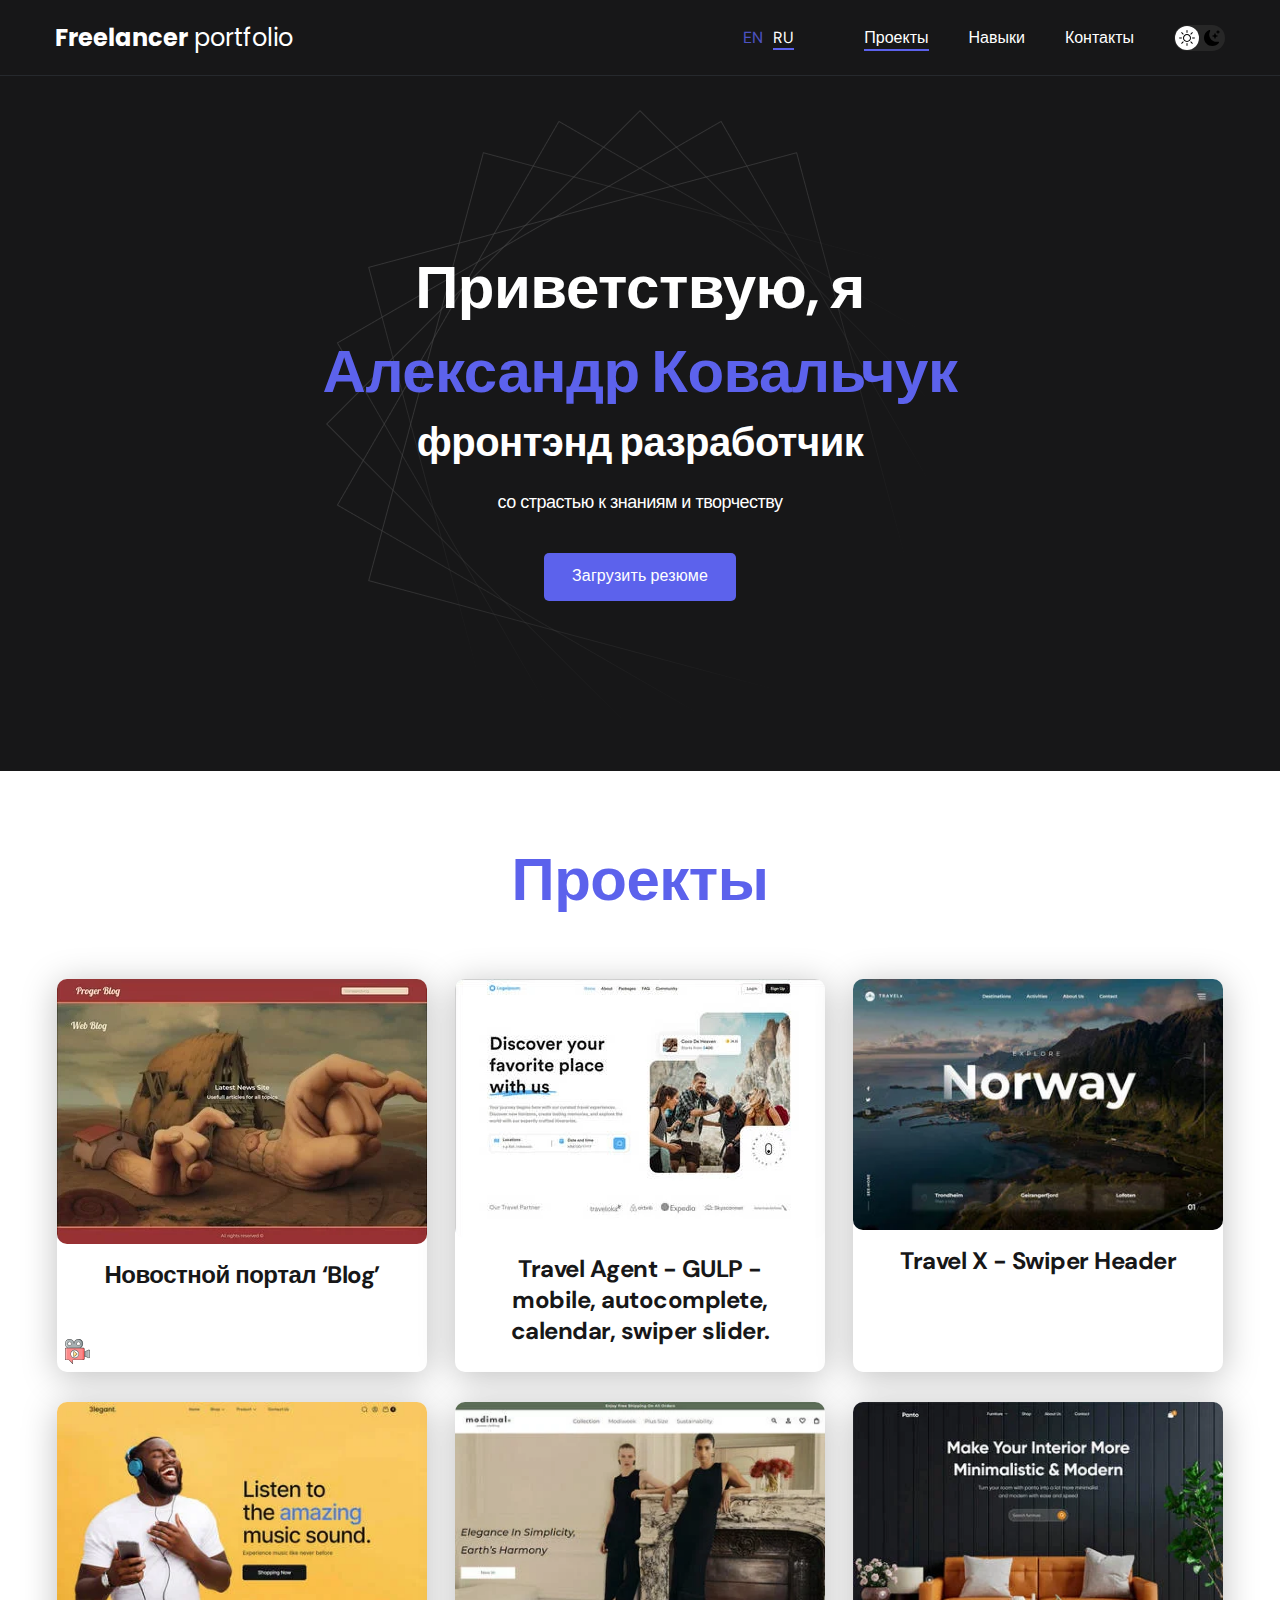
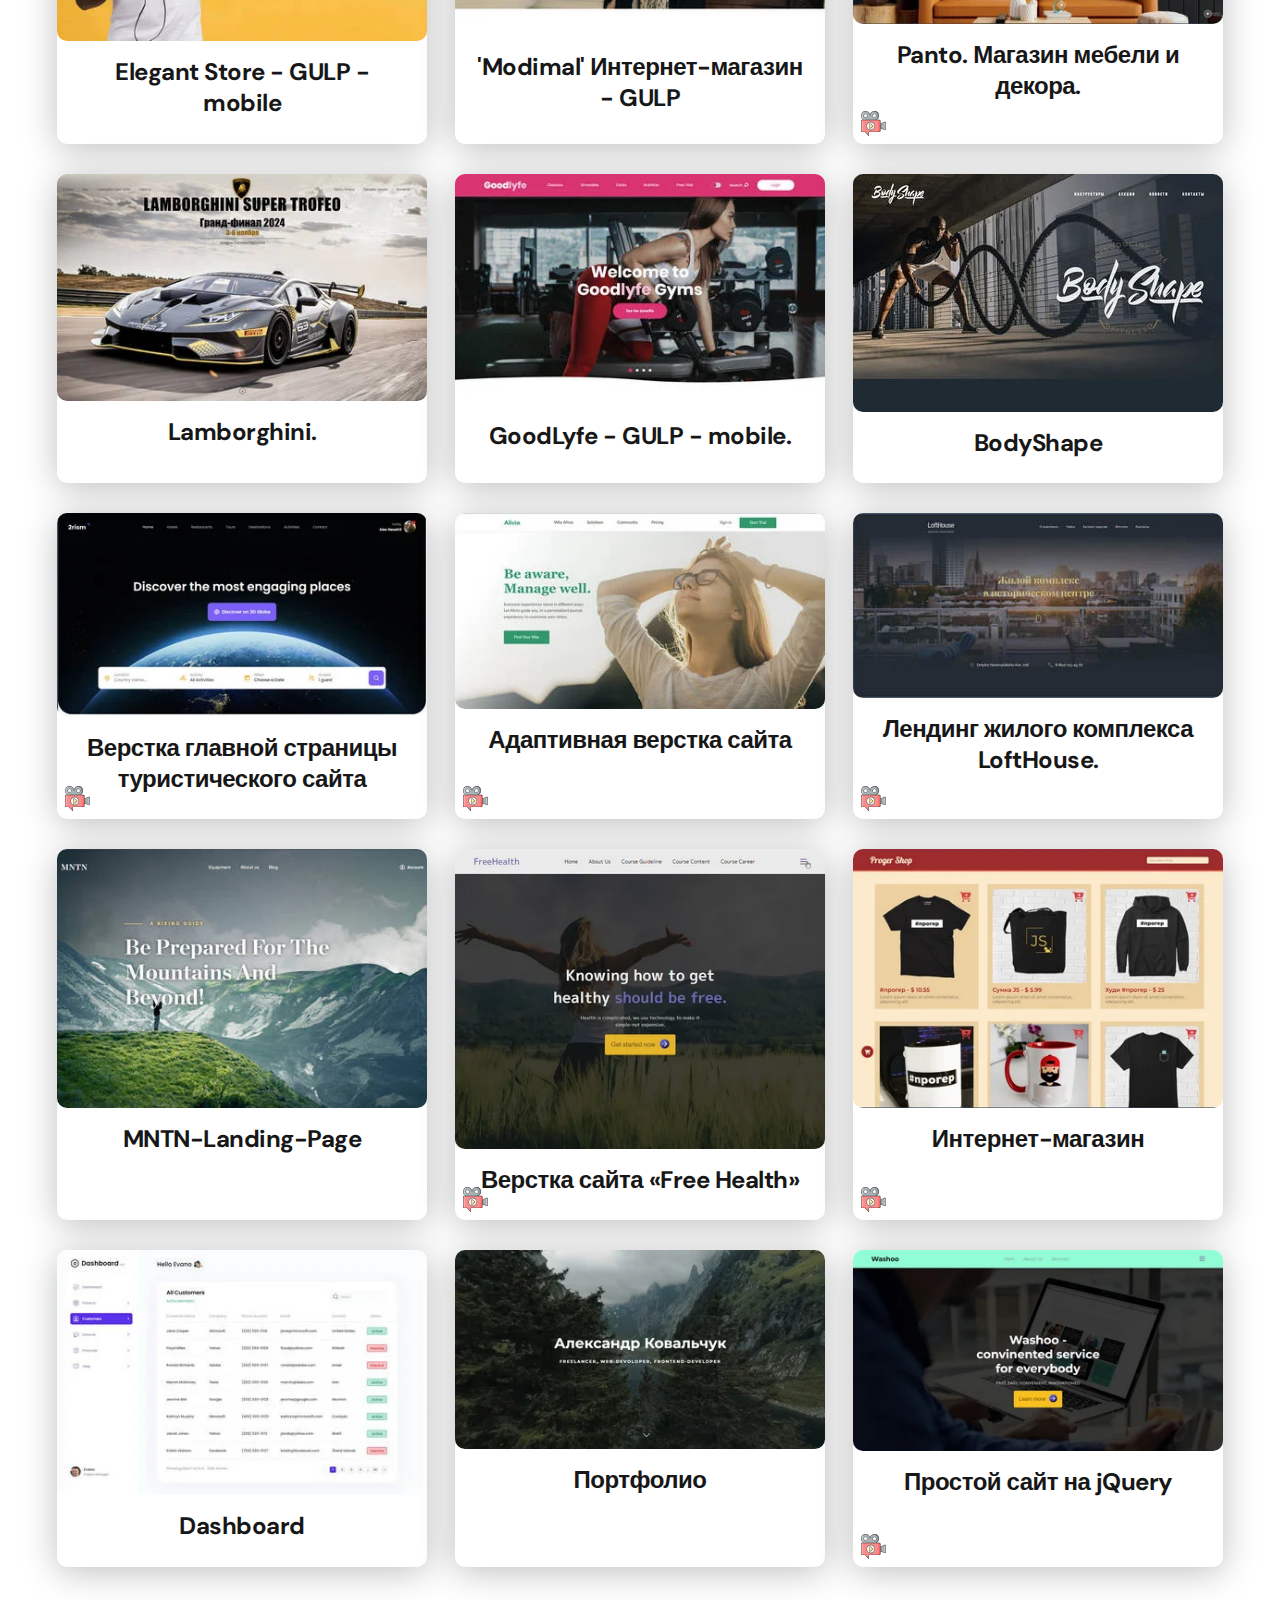
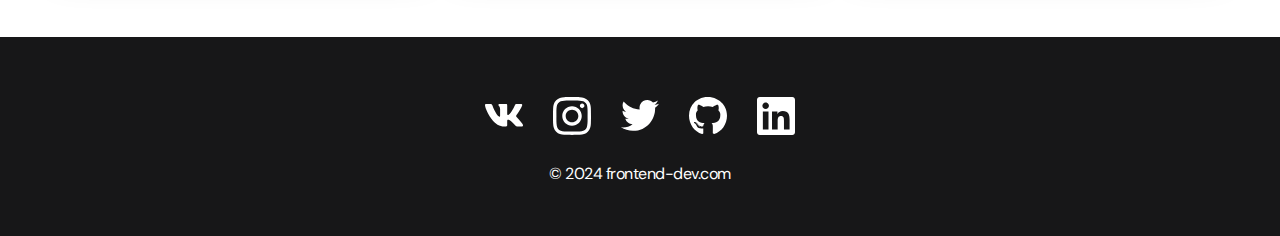
<file: index.html>
<!DOCTYPE html>
<html lang="en">
<head>
    <meta charset="UTF-8">
    <meta http-equiv="X-UA-Compatible" content="IE=edge">
    <meta name="viewport" content="width=device-width, initial-scale=1.0">
    <title>Freelancer portfolio</title>
    <link rel="stylesheet" href="./css/main.css">
</head>
<body>
    <nav class="nav ">
        <div class="container">
            <div class="nav-row">
                <a href="./index.html" class="logo"><strong>Freelancer</strong> portfolio</a>

                <div class="lang">
                    <a href="#" class="lang__item">EN</a>
                    <a href="#" class="lang__item lang__item--active">RU</a>
                </div>

                <button class="dark-mode-btn ">
                    <img src="./img/icons/sun.svg" alt="Light mode" class="dark-mode-btn__icon">
                    <img src="./img/icons/moon.svg" alt="Dark mode" class="dark-mode-btn__icon">
                </button>

                <ul class="nav-list">
                    <li class="nav-lst__item"><a href="#projects" class="nav-list__link nav-list__link--active" data-lang="projects-mn">Projects</a></li>
                    <li class="nav-lst__item"><a href="./skills.html" class="nav-list__link" data-lang="skills-mn">Skills</a></li>
                    <li class="nav-lst__item"><a href="./contacts.html" class="nav-list__link" data-lang="contacts-mn">Contacts</a></li>
                </ul>

            </div>
        </div>
    </nav>
   
    <header class="header ">
        <div class="header__wrapper">
            <!-- <h1 class="header__title" data-lang="aboutme">
                <strong data-lang="greating">Hi, my name is <em data-lang="name">Alexander</em></strong><br>
                a frontend developer
            </h1>
            <div class="header__text">
                <p data-lang="slogan">with passion for learning and creating.</p> -->
                <!-- для проверки, если понадобится несколько абзацев текста -->
                <!-- <p>Далеко-далеко за словесными горами в стране гласных и согласных, живут рыбные тексты.
                     Эта переписывается взобравшись они запятых!</p>
                <p>Lorem ipsum dolor sit amet consectetur, adipisicing elit. Similique consequuntur 
                    magnam ducimus corporis impedit dolore possimus architecto dolores voluptatibus 
                    dicta.</p> -->
            </div>
            <!-- <a href="#!" class="btn">Download CV</a> -->
        </div>
    </header>

    <main class="section " id="projects">
        <div class="container">
            <h2 class="title-1" data-lang="projects">Projects</h2>
            <ul class="projects">
                <!-- <picture>
                    <source srcset="./img/premium/pict1.webp 1x, ./img/premium/pict1@2x.webp 2x" type="image/webp">
                    <source srcset="./img/premium/pict1.jpg 1x, ./img/premium/pict1@2x.jpg 2x" type="image/jpeg">
                    <img src="./img/premium/pict1.jpg" width="347"  height="399" alt="Male lifting weights">
                </picture> -->
                <!-- <li class="project" onclick="projectDetails(6)">
                    <a href="./project-page.html">
                        <picture>
                            <source srcset="./img/projects/blog_sm1.webp " type="image/webp">
                            <source srcset="./img/projects/blog_sm1.jpg " type="image/jpeg">
                            <img src="./img/projects/blog_sm1.jpg" alt="Project img" class="project__img">
                        </picture>
                        
                        <h3 class="project__title">Gaming streaming portal</h3>
                        <div class="project__icon">
                                <img src="./img/video/movie_camera_icon.svg" alt="Demo available">
                        </div>
                    </a>
                </li> -->
                <!--
                <li class="project" onclick="projectDetails(1)">
                    <a href="./project-page.html">
                        <img src="./img/projects/02.jpg" alt="Project img" class="project__img">
                        <h3 class="project__title">Video service</h3>
                    </a>
                </li>
                <li class="project" onclick="projectDetails(2)">
                    <a href="./project-page.html">
                        <img src="./img/projects/03.jpg" alt="Project img" class="project__img">
                        <h3 class="project__title">Video portal</h3>
                    </a>
                </li>
                <li class="project" onclick="projectDetails(3)">
                    <a href="./project-page.html">
                        <img src="./img/projects/04.jpg" alt="Project img" class="project__img">
                        <h3 class="project__title">Dating app</h3>
                    </a>
                </li>
                <li class="project" onclick="projectDetails(4)">
                    <a href="./project-page.html">
                        <img src="./img/projects/05.jpg" alt="Project img" class="project__img">
                        <h3 class="project__title">Landing</h3>
                    </a>
                </li>
                <li class="project" onclick="projectDetails(5)">
                    <a href="./project-page.html">
                        <img src="./img/projects/06.jpg" alt="Project img" class="project__img">
                        <h3 class="project__title">Gaming community</h3>
                    </a>
                </li> -->
            </ul>
        </div>

    </main>

    <footer class="footer">
        <div class="container">
            <div class="footer__wrapper">
                <ul class="social">
                    <li class="social__item"><a href="#!"><img src="./img/icons/vk.svg" alt="VK"></a></li>
                    <li class="social__item"><a href="#!"><img src="./img/icons/instagram.svg" alt="instagram"></a></li>
                    <li class="social__item"><a href="#!"><img src="./img/icons/twitter.svg" alt="twitter"></a></li>
                    <li class="social__item"><a href="https://github.com/Kovalchuk-Alexandr"><img src="./img/icons/gitHub.svg" alt="gitHub"></a></li>
                    <li class="social__item"><a href="#!"><img src="./img/icons/linkedIn.svg" alt="linkedIn"></a></li>
                </ul>
                <div class="copyright">
                    <p>© 2024 frontend-dev.com</p>
                </div>
            </div>
        </div>
    </footer>

    <script src="./js/projects.js"></script>
    <script src="./js/main.js"></script>
    
</body>
</html>
</file>
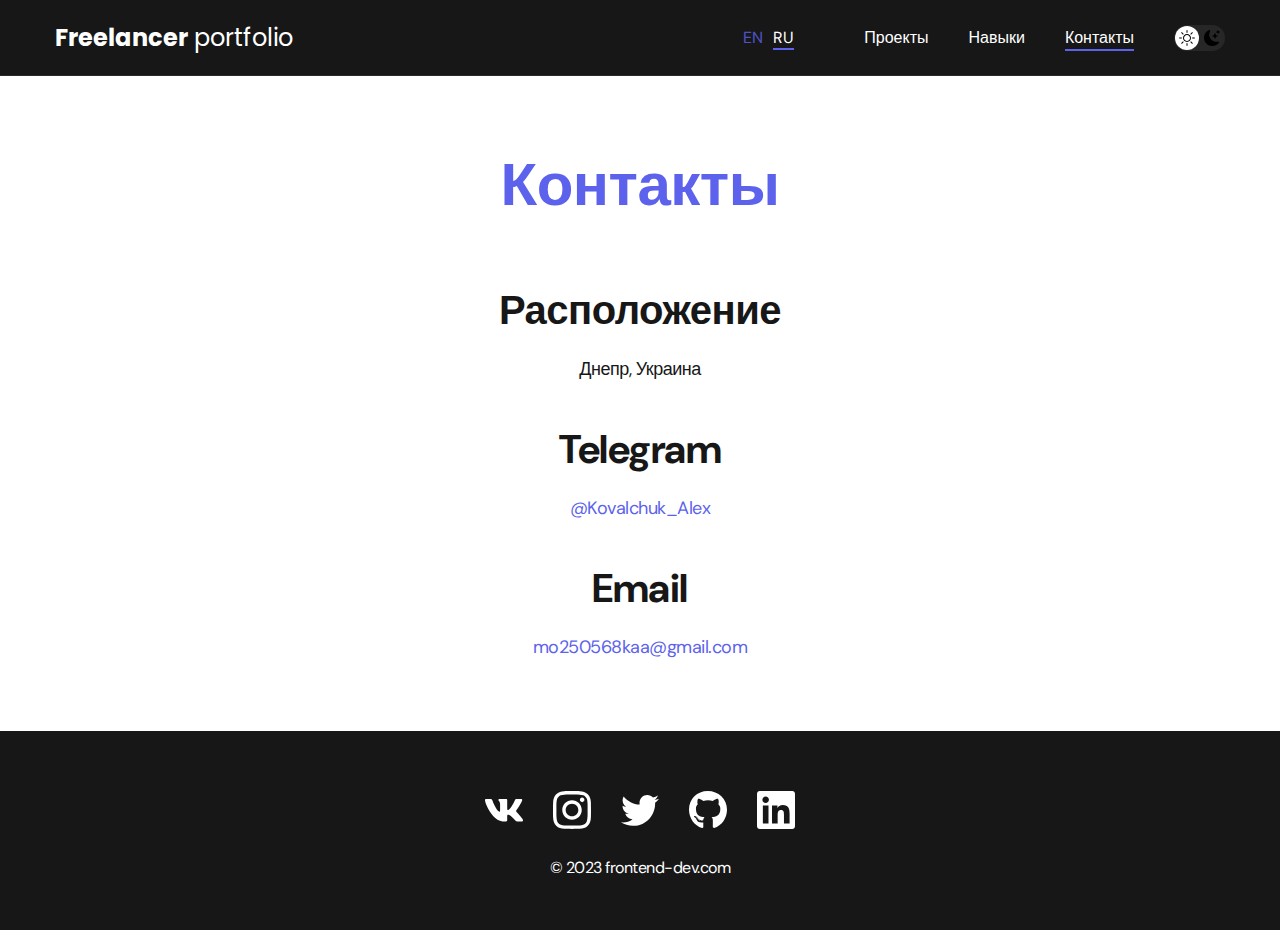
<file: contacts.html>
<!DOCTYPE html>
<html lang="en">
<head>
    <meta charset="UTF-8">
    <meta http-equiv="X-UA-Compatible" content="IE=edge">
    <meta name="viewport" content="width=device-width, initial-scale=1.0">
    <title>Freelancer portfolio</title>
    <link rel="stylesheet" href="./css/main.css">
</head>
<body>
    <nav class="nav ">
        <div class="container">
            <div class="nav-row">
                <a href="./index.html" class="logo"><strong>Freelancer</strong> portfolio</a>

                <div class="lang">
                    <a href="#" class="lang__item">EN</a>
                    <a href="#" class="lang__item lang__item--active">RU</a>
                </div>
                
                <button class="dark-mode-btn">
                    <img src="./img/icons/sun.svg" alt="Light mode" class="dark-mode-btn__icon">
                    <img src="./img/icons/moon.svg" alt="Dark mode" class="dark-mode-btn__icon">
                </button>

                <ul class="nav-list">
                    <li class="nav-lst__item"><a href="./index.html#projects" class="nav-list__link " data-lang="projects-mn">Projects</a></li>
                    <li class="nav-lst__item"><a href="./skills.html" class="nav-list__link " data-lang="skills-mn">Skills</a></li>
                    <li class="nav-lst__item"><a href="./contacts.html" class="nav-list__link nav-list__link--active" data-lang="contacts-mn">Contacts</a></li>
                </ul>
            </div>
        </div>
    </nav>
   
    <main class="section ">
        <div class="container">
                
            <h1 class="title-1" data-lang="contacts">Contacts</h1>
            
            <ul class="content-list">
                <li class="content-list__item">
                    <h2 class="title-2" data-lang="location">Location</h2>
                    <p data-lang="place">
                        Dnipro, Ukraine
                    </p>
                </li>
                <li class="content-list__item">
                    <h2 class="title-2">Telegram</h2>
                    <p><a href="https://t.me/Kovalchuk_Alex" target="_blank">@Kovalchuk_Alex</a></p>
                </li>
                <li class="content-list__item">
                    <h2 class="title-2">Email</h2>
                    <p>
                        <a href="mailto:mo250568kaa@gmail.com">mo250568kaa@gmail.com</a>
                    </p>
                </li>
            </ul>
            
        </div>

    </main>

    <footer class="footer">
        <div class="container">
            <div class="footer__wrapper">
                <ul class="social">
                    <li class="social__item"><a href="#!"><img src="./img/icons/vk.svg" alt="VK"></a></li>
                    <li class="social__item"><a href="#!"><img src="./img/icons/instagram.svg" alt="instagram"></a></li>
                    <li class="social__item"><a href="#!"><img src="./img/icons/twitter.svg" alt="twitter"></a></li>
                    <li class="social__item"><a href="https://github.com/Kovalchuk-Alexandr"><img src="./img/icons/gitHub.svg" alt="gitHub"></a></li>
                    <li class="social__item"><a href="#!"><img src="./img/icons/linkedIn.svg" alt="linkedIn"></a></li>
                </ul>
                <div class="copyright">
                    <p>© 2023 frontend-dev.com</p>
                </div>
            </div>
        </div>
    </footer>
    
    <script src="./js/projects.js"></script>
    <script src="./js/main.js"></script>
</body>
</html>
</file>
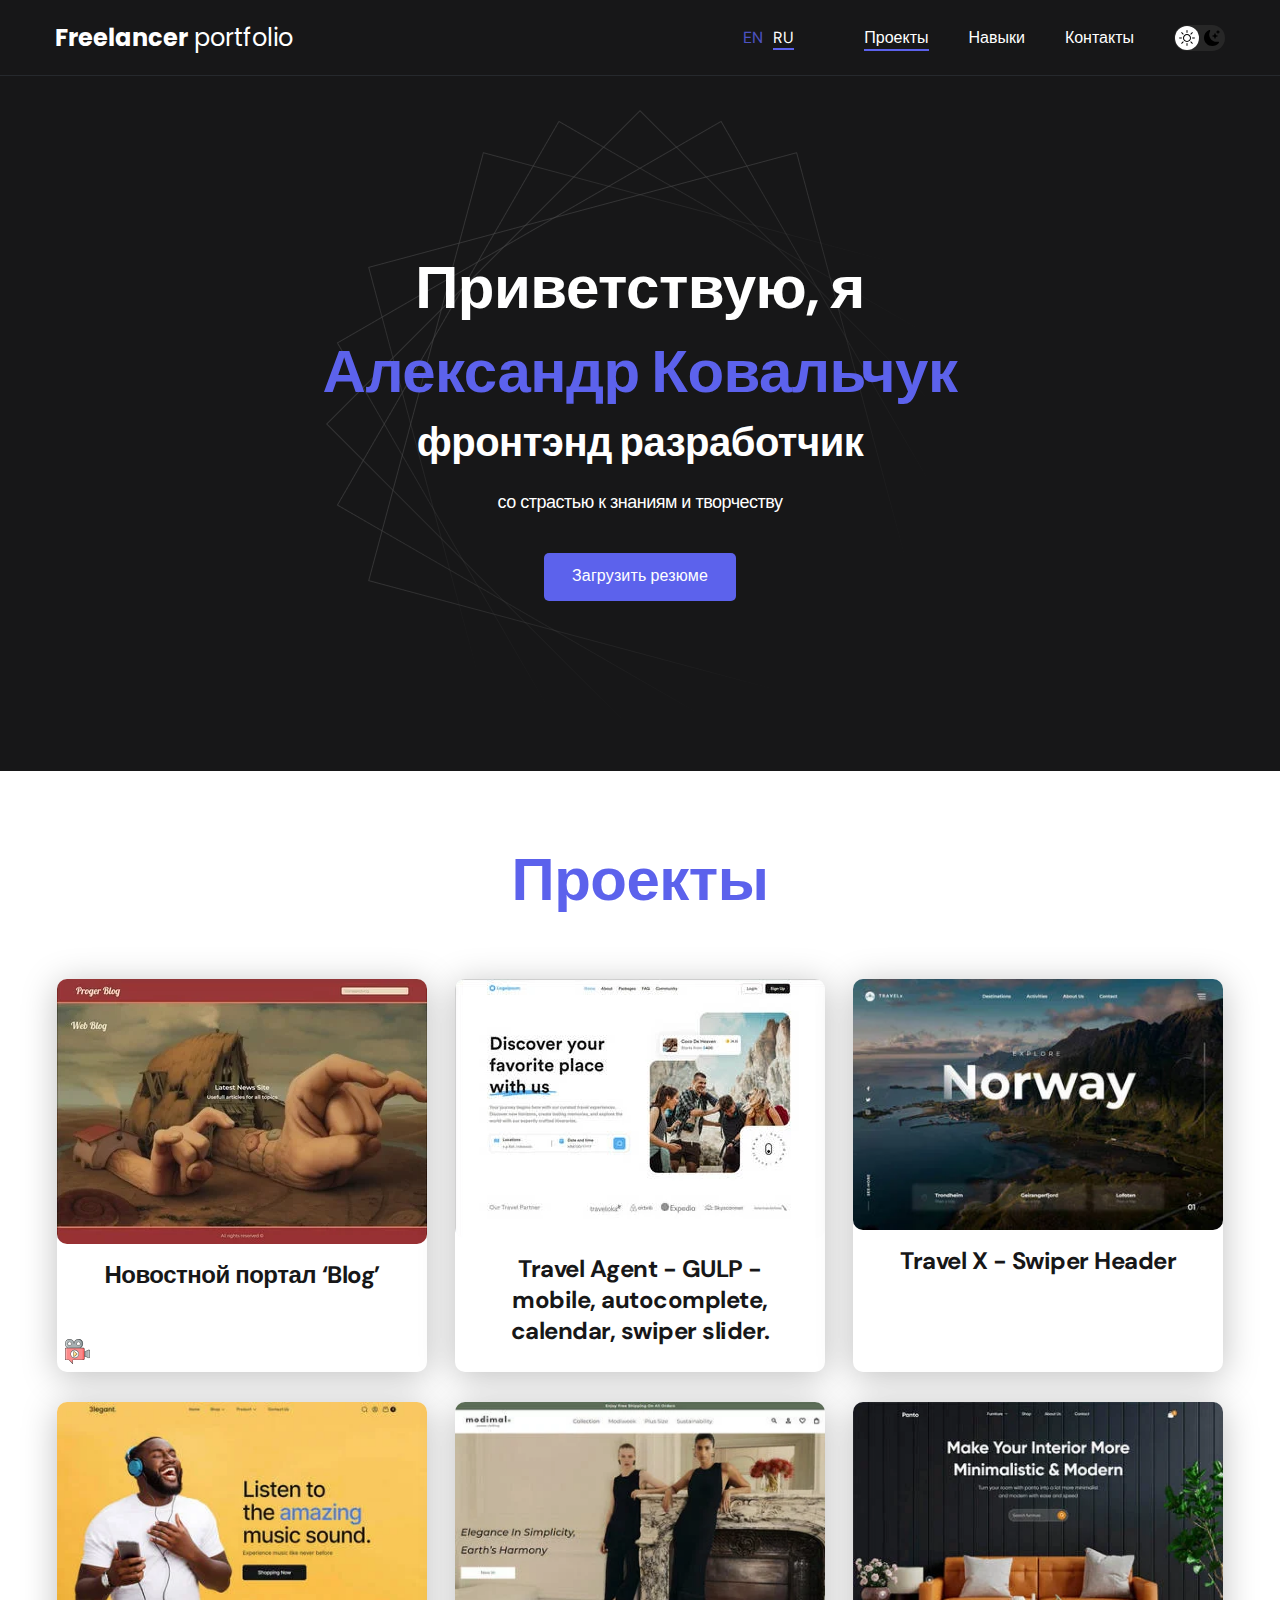
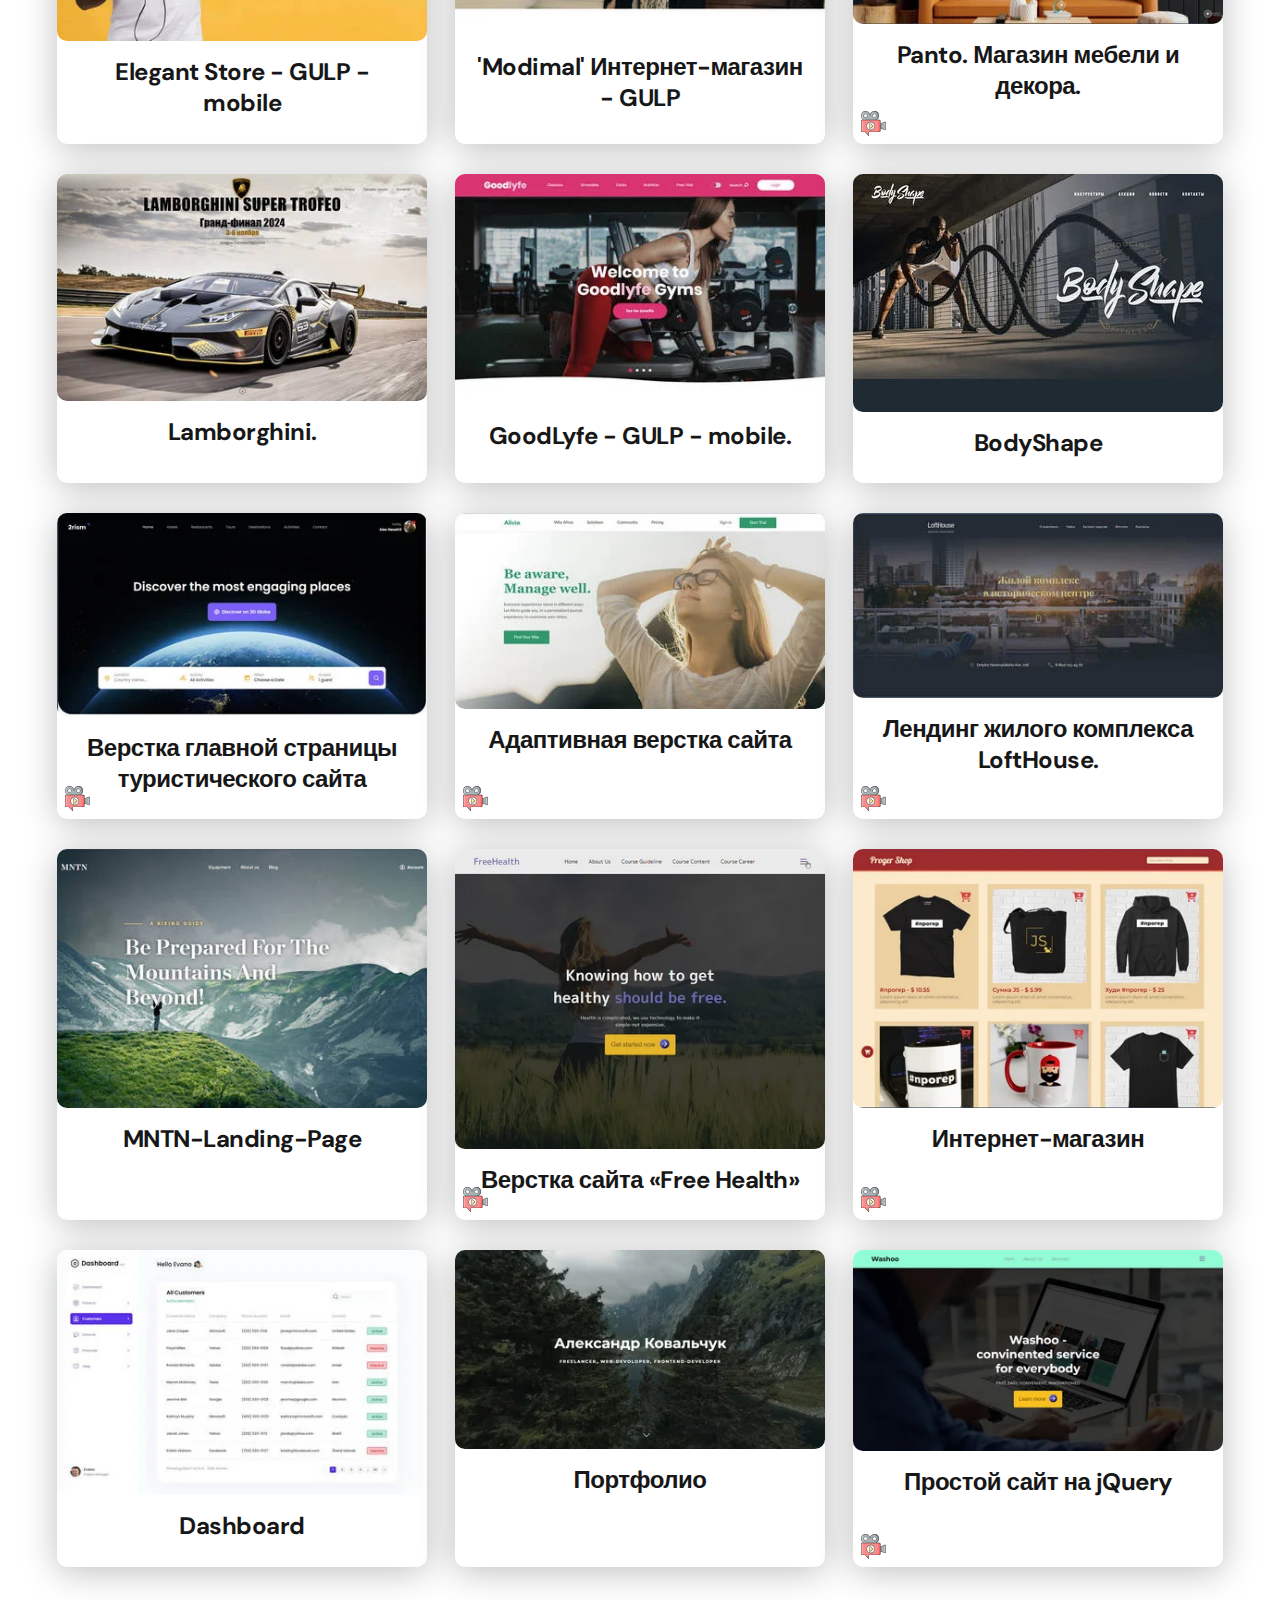
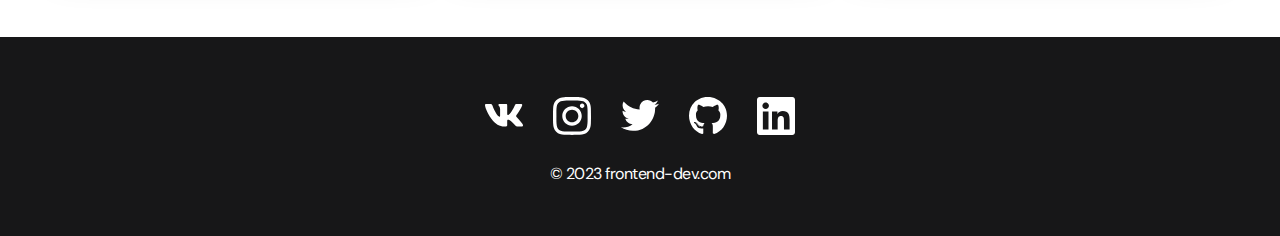
<file: index copy.html>
<!DOCTYPE html>
<html lang="en">
<head>
    <meta charset="UTF-8">
    <meta http-equiv="X-UA-Compatible" content="IE=edge">
    <meta name="viewport" content="width=device-width, initial-scale=1.0">
    <title>Freelancer portfolio</title>
    <link rel="stylesheet" href="./css/main.css">
</head>
<body>
    <nav class="nav ">
        <div class="container">
            <div class="nav-row">
                <a href="./index.html" class="logo"><strong>Freelancer</strong> portfolio</a>

                <div class="lang">
                    <a href="#" class="lang__item">EN</a>
                    <a href="#" class="lang__item lang__item--active">RU</a>
                </div>

                <button class="dark-mode-btn ">
                    <img src="./img/icons/sun.svg" alt="Light mode" class="dark-mode-btn__icon">
                    <img src="./img/icons/moon.svg" alt="Dark mode" class="dark-mode-btn__icon">
                </button>

                <ul class="nav-list">
                    <li class="nav-lst__item"><a href="./index.html" class="nav-list__link nav-list__link--active" data-lang="projects-mn">Projects</a></li>
                    <li class="nav-lst__item"><a href="./skills.html" class="nav-list__link" data-lang="skills-mn">Skills</a></li>
                    <li class="nav-lst__item"><a href="./contacts.html" class="nav-list__link" data-lang="contacts-mn">Contacts</a></li>
                </ul>

            </div>
        </div>
    </nav>
   
    <header class="header ">
        <div class="header__wrapper">
            <!-- <h1 class="header__title" data-lang="aboutme">
                <strong data-lang="greating">Hi, my name is <em data-lang="name">Alexander</em></strong><br>
                a frontend developer
            </h1>
            <div class="header__text">
                <p data-lang="slogan">with passion for learning and creating.</p> -->
                <!-- для проверки, если понадобится несколько абзацев текста -->
                <!-- <p>Далеко-далеко за словесными горами в стране гласных и согласных, живут рыбные тексты.
                     Эта переписывается взобравшись они запятых!</p>
                <p>Lorem ipsum dolor sit amet consectetur, adipisicing elit. Similique consequuntur 
                    magnam ducimus corporis impedit dolore possimus architecto dolores voluptatibus 
                    dicta.</p> -->
            </div>
            <!-- <a href="#!" class="btn">Download CV</a> -->
        </div>
    </header>

    <main class="section ">
        <div class="container">
            <h2 class="title-1" data-lang="projects">Projects</h2>
            <ul class="projects">
                <!-- <li class="project" onclick="projectDetails(0)">
                    <a href="./project-page.html">
                        <img src="./img/projects/01.jpg" alt="Project img" class="project__img">
                        <h3 class="project__title">Gaming streaming portal</h3>
                    </a>
                </li>
                <li class="project" onclick="projectDetails(1)">
                    <a href="./project-page.html">
                        <img src="./img/projects/02.jpg" alt="Project img" class="project__img">
                        <h3 class="project__title">Video service</h3>
                    </a>
                </li>
                <li class="project" onclick="projectDetails(2)">
                    <a href="./project-page.html">
                        <img src="./img/projects/03.jpg" alt="Project img" class="project__img">
                        <h3 class="project__title">Video portal</h3>
                    </a>
                </li>
                <li class="project" onclick="projectDetails(3)">
                    <a href="./project-page.html">
                        <img src="./img/projects/04.jpg" alt="Project img" class="project__img">
                        <h3 class="project__title">Dating app</h3>
                    </a>
                </li>
                <li class="project" onclick="projectDetails(4)">
                    <a href="./project-page.html">
                        <img src="./img/projects/05.jpg" alt="Project img" class="project__img">
                        <h3 class="project__title">Landing</h3>
                    </a>
                </li>
                <li class="project" onclick="projectDetails(5)">
                    <a href="./project-page.html">
                        <img src="./img/projects/06.jpg" alt="Project img" class="project__img">
                        <h3 class="project__title">Gaming community</h3>
                    </a>
                </li> -->
            </ul>
        </div>

    </main>

    <footer class="footer">
        <div class="container">
            <div class="footer__wrapper">
                <ul class="social">
                    <li class="social__item"><a href="#!"><img src="./img/icons/vk.svg" alt="VK"></a></li>
                    <li class="social__item"><a href="#!"><img src="./img/icons/instagram.svg" alt="instagram"></a></li>
                    <li class="social__item"><a href="#!"><img src="./img/icons/twitter.svg" alt="twitter"></a></li>
                    <li class="social__item"><a href="https://github.com/Kovalchuk-Alexandr"><img src="./img/icons/gitHub.svg" alt="gitHub"></a></li>
                    <li class="social__item"><a href="#!"><img src="./img/icons/linkedIn.svg" alt="linkedIn"></a></li>
                </ul>
                <div class="copyright">
                    <p>© 2023 frontend-dev.com</p>
                </div>
            </div>
        </div>
    </footer>

    <script src="./js/projects.js"></script>
    <script src="./js/main.js"></script>
    
</body>
</html>
</file>
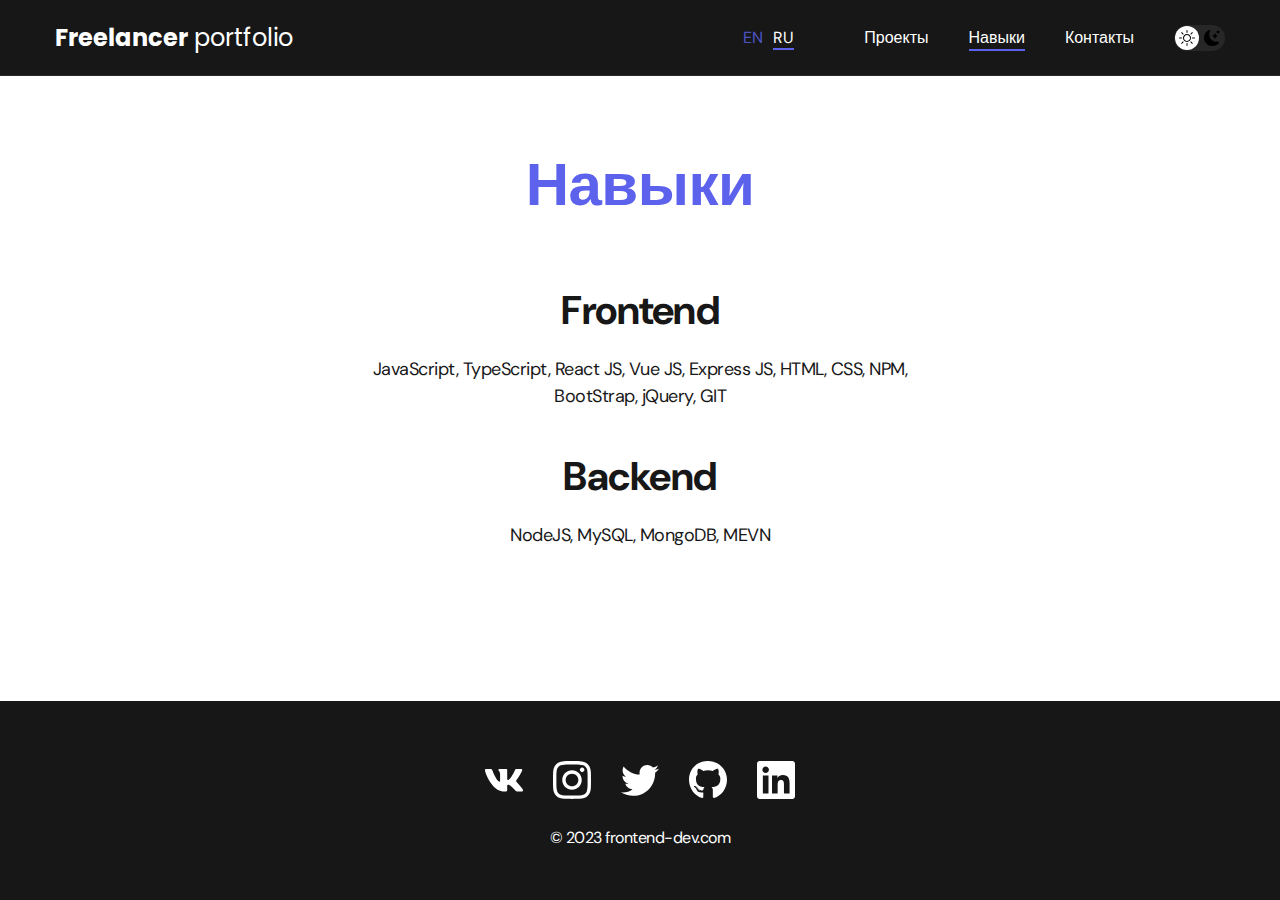
<file: skills.html>
<!DOCTYPE html>
<html lang="en">
<head>
    <meta charset="UTF-8">
    <meta http-equiv="X-UA-Compatible" content="IE=edge">
    <meta name="viewport" content="width=device-width, initial-scale=1.0">
    <title>Freelancer portfolio</title>
    <link rel="stylesheet" href="./css/main.css">
</head>
<body>
    <nav class="nav ">
        <div class="container">
            <div class="nav-row">
                <a href="./index.html" class="logo"><strong>Freelancer</strong> portfolio</a>
                
                <div class="lang">
                    <a href="#" class="lang__item">EN</a>
                    <a href="#" class="lang__item lang__item--active">RU</a>
                </div>

                <button class="dark-mode-btn ">
                    <img src="./img/icons/sun.svg" alt="Light mode" class="dark-mode-btn__icon">
                    <img src="./img/icons/moon.svg" alt="Dark mode" class="dark-mode-btn__icon">
                </button>

                <ul class="nav-list">
                    <li class="nav-lst__item"><a href="./index.html#projects" class="nav-list__link " data-lang="projects-mn">Projects</a></li>
                    <li class="nav-lst__item"><a href="./skills.html" class="nav-list__link nav-list__link--active" data-lang="skills-mn">Skills</a></li>
                    <li class="nav-lst__item"><a href="./contacts.html" class="nav-list__link" data-lang="contacts-mn">Contacts</a></li>
                </ul>
            </div>
        </div>
    </nav>
   
    <main class="section ">
        <div class="container">
                
            <h1 class="title-1" data-lang="skills">Skills</h1>
            
            <ul class="content-list">
                <li class="content-list__item">
                    <h2 class="title-2">Frontend</h2>
                    <p>
                        JavaScript, TypeScript, React JS, Vue JS, Express JS, HTML, CSS, NPM, BootStrap, jQuery, GIT
                    </p>
                </li>
                <li class="content-list__item">
                    <h2 class="title-2">Backend</h2>
                    <p>
                        NodeJS, MySQL, MongoDB, MEVN
                    </p>
                </li>
            </ul>
            
        </div>

    </main>

    <footer class="footer">
        <div class="container">
            <div class="footer__wrapper">
                <ul class="social">
                    <li class="social__item"><a href="#!"><img src="./img/icons/vk.svg" alt="VK"></a></li>
                    <li class="social__item"><a href="#!"><img src="./img/icons/instagram.svg" alt="instagram"></a></li>
                    <li class="social__item"><a href="#!"><img src="./img/icons/twitter.svg" alt="twitter"></a></li>
                    <li class="social__item"><a href="https://github.com/Kovalchuk-Alexandr"><img src="./img/icons/gitHub.svg" alt="gitHub"></a></li>
                    <li class="social__item"><a href="#!"><img src="./img/icons/linkedIn.svg" alt="linkedIn"></a></li>
                </ul>
                <div class="copyright">
                    <p>© 2023 frontend-dev.com</p>
                </div>
            </div>
        </div>
    </footer>

    <script src="./js/projects.js"></script>
    <script src="./js/main.js"></script>
</body>
</html>
</file>
<file: css/main.css>
/* Подключаем сброс стилей */
@import "./reset.css";

/* Подключаем фонты poppis & dm sans */
@import url("https://fonts.googleapis.com/css2?family=DM+Sans:opsz,wght@9..40,400;9..40,500;9..40,700&family=Poppins:wght@400;500;700&display=swap");

/* 
Подсказка для использования шрифтов
font-family: 'DM Sans', sans-serif;
font-family: 'Poppins', sans-serif;
*/

/* Описываем переменные */
:root {
  --blackpure: #000;
  --black: #171718; /* черный цвет */
  --black-border: #26292d;
  --white: #fff;
  --purple: #5C62EC;

  --text-color: var(
  --black);
  --dark-bg: var(
  --black);
  --dark-border: var(
  --black-border);
  --header-text: var(
  --white);
  --accent: var(
  --purple);

  /* Light mode */
  --page-bg: var(
  --white);
  --text-color: var(
  --black);
  --title-1: var(--accent);

  /* для карточек */
  --project-card-bg: var(--white);
  --project-card-text: var(--black);
  --box-shadow: 0px 5px 35px 0px rgba(0, 0, 0, 0.25);
}


/* Установки для темной темы */
.dark {
  /* Dark mode */
  --page-bg: #252526;
  --text-color: var(--white);

  --title-1: var(--white);

  /* для карточек */
  --project-card-bg: var(--black);
  --project-card-text: var(--white);
  --project-desc-ref:var(--accent);
  --box-shadow: 0px 5px 35px 0px rgba(100, 100, 100, 0.8);
}

/* Временно добавляем рамку ко всем элементами, чтобы видеть размер */
* {
  /* border: 1px solid green; */
}

html,
body {
  display: flex;
  flex-direction: column;
  min-height: 100vh;
  /* footer {margin-top: auto;} - прижимает footer книзу
  при этом html, body {display: flex; flex-direction: column} */
  font-family: "DM Sans", sans-serif;
  letter-spacing: -0.5px;

  /* Color mode (Light - default)*/
  background-color: var(--page-bg);
  color: var(--text-color);
}

/* -------------  General  ------------- */

.section {
  padding: 70px 0;
}

.container {
  margin: 0 auto;
  padding: 0 15px;
  max-width: 1200px;
}

/* Временное скрытие заверстанного содержимого */
.none {
  display: none !important;
}

.title-1 {
  margin-bottom: 60px;

  font-size: 60px;
  font-weight: 700;
  line-height: 1.3;
  color: var(--title-1);
  text-align: center;
}

.title-2 {
  margin-bottom: 20px;
  font-size: 40px;
  font-weight: 700;
  line-height: 1.3;
}


/* ------------- Navigation ------------- */
.nav {
  padding: 20px 10px;
  color: var(--header-text);
  background-color: var(--dark-bg);
  border-bottom: 1px solid var(--dark-border);
  letter-spacing: normal;
}

.nav-row {
  display: flex;
  justify-content: flex-end;
  /* justify-content: space-between; меняем на flex-end, чтобы кнопку-переключатель
  выровнять справа */
  align-items: center;
  column-gap: 40px; /* расстояние между колонками */
  row-gap: 20px;
  flex-wrap: wrap;
}

.logo {

  /* переводим логотип вправо после flex-end */
  margin-right: auto;

  color: var(--header-text);
  font-size: 24px;
  font-family: "Poppins", sans-serif;
}

.logo .strong {
  font-weight: 700;
}

.nav-list {
  display: flex;
  flex-wrap: wrap;
  align-items: center;
  column-gap: 40px;
  row-gap: 10px;
  font-size: 16px;
  font-weight: 500;
  font-family: "Poppins", sans-serif;
}

.nav-list__link {
  color: var(--header-text);
  transition: opacity 0.2s ease-in;
}

.nav-list__link:hover {
  opacity: 0.8;
}

.lang {
  display: flex;
  column-gap: 10px;

  margin-right: 30px;
}

.lang__item {
  margin: 0 auto;
  color: var(--accent);
  opacity: 0.8;
  transition: all 0.2s ease-in;
}

.lang__item--active {
  opacity: 1;
  color: var(--header-text);
  cursor: auto;
}

.lang__item:hover {
  opacity: 1;
  transform: scale(1.2);
}

/* Рисуем подчеркивание активного элемента */
.lang__item--active,
.nav-list__link--active {
  position: relative;
}

.lang__item--active::before,
.nav-list__link--active::before {
  content: "";
  position: absolute;
  left: 0;
  top: 100%;
  display: block;
  height: 2px;
  width: 100%;
  background-color: var(--accent);
}


/* Dark mode button */

.dark-mode-btn {
  order: 9; /* делаем кнопку-переключатель последним */
  
  position: relative;
  display: flex;
  justify-content: space-between;

  width: 51px;
  height: 26px;
  padding: 5px;

  border-radius: 50px;
  background-color: #272727;
}

/* белый кружок в кнопке переключения */
.dark-mode-btn::before {
  position: absolute;
  top: 1px;
  left: 1px;
  content: "";

  display: block;
  width: 24px;
  height: 24px;

  border-radius: 50%;
  background-color: var(--white);

  transition: left .2s ease-in;
}

/* При включении ночного режима делаем анимацию перемещения переключателяы */
.dark-mode-btn--active::before {
  left: 26px;
}

.dark-mode-btn__icon {
  position: relative;
  z-index: 9;
}

/* ------------- Header ------------- */

.header {
  padding: 40px 0;
  min-height: 695px;
  display: flex;
  justify-content: center;
  align-items: center;
  background-color: var(--dark-bg);
  background-image: url('../img/header-bg.png');
  background-repeat: no-repeat;
  background-size: auto;
  background-position: center center;
  color: var(--header-text);
  text-align: center;
}

.header__wrapper {
  padding: 0 15px;
  max-width: 780px;
}

.header__title {
  font-size: 40px;
  font-weight: 700;
  line-height: 1.4;
  margin-bottom: 20px;
}

.header__title strong {
  font-size: 60px;
  font-weight: 700;
}

.header__title em {
  font-style: normal;
  color: var(--purple);
}

.header__text {
  font-size: 18px;
  line-height: 1.333;
  margin-bottom: 40px;
}

/* для всех тэгов <p> и соседних (кроме первого) оступ сверху 
1em (1 * на высоту шрифта [18px]) */
.header__text p + p {
  margin-top: 0.5em;
}

/* ------------- BTN ------------- */
.btn {
  /* по-умолчанию ссылка 'inline'. Потому устанавливаем inline-block,
  чтобы полноценно работать с размерами */
  display: inline-block;
  height: 48px;
  padding: 12px 28px;

  border-radius: 5px;
  background-color: var(--accent);
  color: var(--white);
  font-size: 16px;
  font-weight: 500;
  letter-spacing: 0.15px;

  transition: opacity 0.2s ease-in;
}

.btn:hover,
.btn-outline:hover {
  opacity: 0.8;
}

/* эффект прожатия на кнопку */
.btn:active,
.btn-outline:active {
  position: relative;
  top: 1px;
  left: -1px;

}

.btn-outline {
  /* выравниваем содержимое кнопки */
  display: flex;
  column-gap: 10px;
  align-items: center;

  padding: 12px 20px;
  height: 48px;
  
  border-radius: 5px;
  border: 1px solid var(--blackpure);
  color: var(--blackpure);
  background-color: var(--white);

  transition: opacity 0.2s ease-in;
}

/* ------------- Projects ---------------- */

.projects {
  display: flex;
  flex-wrap: wrap;
  justify-content: center;
  column-gap: 28px;
  row-gap: 30px;
  max-width: 1170px;
}

.project {
  position: relative;

  max-width: 370px;
  background-color: var(--project-card-bg);
  box-shadow: var(--box-shadow);
  border-radius: 10px;

  transition: all 0.15s ease-in;
}

.project:hover {
  opacity: 0.9;
  transform: scale(1.02);
}
.project__img {
  border-radius: 10px;
}

.project__title {
  padding: 15px 20px 25px;
  font-size: 24px;
  font-weight: 700;
  line-height: 1.3;
  text-align: center;
  color: var(--project-card-text);
}

.project__icon {
  position: absolute;
  bottom: 8px;
  left: 8px;
  width: 25px;
  /* background-size: 20px; */
}
/* ------------- Project detailes ---------------- */

.project-detailes {
  position: relative;
  margin: 0 auto;
  max-width: 865px;

  /* выравниваем вложения */
  display: flex;
  flex-direction: column;
  align-items: center;

  text-align: center;

}

.project-detailes__cover {
  max-width: 100%;
  margin-bottom: 40px;

  border-radius: 10px;
  /* background: url(<path-to-image>), lightgray 50% / cover no-repeat; */
  box-shadow: var(--box-shadow);
}

/* ==========  Video block ========== */
.video__link {
  cursor: auto;
}

.video__link.active {
  cursor: pointer;
}

.video__link .play__icon,
.video__link .play__icon--active
{display: none;}

.video__link.active .play__icon,
.video__link.active .play__icon--active
{display: block;}


[data-youtubeLightbox] {
  position: relative;
  /* display: inline-block; */
  text-align: center;
}

[data-youtubeLightbox]::before {
  content: "";
  position: absolute;
  left: 0px;
  top: 0px;
  width: 100%;
  height: 100%;
  background: transparent;
  /* background: rgba(36, 43, 51, 0.1); */
  transition: all 0.2s ease-in;
}

/*[data-youtubeLightbox]:hover::before {
  background: rgba(36, 43, 51, 0.45);
}*/

/* [data-youtubeLightbox] .play__icon, */
.play__icon {
  position: absolute;
  left: 50%;
  top: 50%;
  width: 80px;
  transform: translate(-50%, -50%);
  transition: all 0.2s ease-in;
}

.play__icon path {
  opacity: 0.5;
  /* background-size: 80px; */
  transition: all 0.2s ease-in;
}

.video__link.active:hover .play__icon path {
  fill: #ff0000;
  cursor: pointer;
  opacity: 1;
  transform: scale(1.08) ;
}

/* .img-svg  {
  height: 55px;
    width: 62px;
    background-color: #000;
    mask-image: url("./../img/video/video.svg");
} */

@media screen and (max-width: 640px) {
  .play__icon {
    width: 60px;
    height: 60px;
  }
}

/* .video__icon.active:hover path {
  fill: #ff0000;
  opacity: 0.95;
  transform: scale(1.03) translate(-50%, -50%);
} */

.video__icon2 path,
.video__icon2 polygon {
    fill-opacity: 0.5; /* прозрачность заливки */
    stroke: #ff6c00; /* цвет обводки */
    stroke-width: 5px; /* толщина обводки */
    stroke-opacity: 0.8; /* прозрачность обводки */
}

/* =========  Блок описания продукта  ============= */
.project-detailes__desc {
  margin-bottom: 30px;

  font-size: 22px;
  /* font-weight: 700; */
  line-height: 1.3; /* 31.2px */
}

.project-detailes__desc p {
  margin-bottom: 30px;

  font-size: 22px;
  font-weight: 500;
  line-height: 1.3; /* 31.2px */
}

.project-detailes__desc p + p {
  margin-top: 0.5em;
  font-weight: 400;
}

.project-detailes__desc a {color: var(--accent)}


/* ------------- Skills (content list) ---------------- */

.content-list {
  margin: 0 auto;
  max-width: 570px;
  display: flex;
  flex-direction: column;
  align-items: center;
  text-align: center;
  row-gap: 40px;
}

.content-list a {
  color: var(--accent);
}

.content-list__item {
  color: var(--text-color);
  text-align: center;
  font-size: 18px;
  font-weight: 400;
  line-height: 1.5; 
}

.content-list__item p + p {
  margin-top: 0.5em;

}


/* ------------- Footer ---------------- */

.footer {
  /* margin-top: auto; - прижимает footer книзу
  при этом html, body {display: flex; flex-direction: column} */
  margin-top: auto;
  padding: 60px 0 50px;
  background-color: var(--dark-bg);
  color: var(--header-text);
}

.footer__wrapper {
  display: flex;
  flex-direction: column;
  align-items: center;
  row-gap: 27px;

}

.social {
  display: flex;
  column-gap: 30px;
  align-items: center;
}

.copyright {
  font-size: 16px;
  line-height: 1.5;
}

/* Предусматриваем абзацы на всякий случай, как делали в шапке */
.copyright p + p {
  margin-top: 0.5em;

}

@media (max-width:796px) {
  /* Момент перехода переключателя темы из середины вправо */
  /* Nav */

  .nav-row {
    justify-content: space-between;
  }

  .dark-mode-btn {
    order: 0;
  }
  
}

@media (max-width: 676px) {

  /* Header */

  .header {
    min-height: unset;
  }

  .header__title {
    font-size: 30px;
  }

  .header__title strong {
    font-size: 40px;
  }


  /* General */
  
  .section {
    padding: 40px 0;
  }

  .title-1 {
    margin-bottom: 30px;
    font-size: 40px;
  }

  .title-2 {
    margin-bottom: 10px;
    font-size: 30px;
  }


  /* Projects */

  .project__title {
    font-size: 21px;
  }


  /* Project page */

  .project-detailes__desc {
    margin-bottom: 20px;
    font-size: 22px;
  }


   /* Content list */
  
  .content-list {
    row-gap: 20px;
  }
  .content-list__item {
    font-size: 16px;
  }
  

  /* Footer */

  .footer {
    padding: 40px 0 30px;
  }

  .footer__wrapper {
    row-gap: 20px;
  }


  /* Social */

  .social {
    column-gap: 20px;
  }

  .social__item {
    width: 28px;
  }
}

@media (max-width: 500px) {
  .nav-row  {
    column-gap: 20px;
  }
}

@media (max-width: 470px) {
  .nav-row  {
    column-gap:unset;
  }
}

@media (max-width: 435px) {
  .lang {
    display: flex;
    column-gap: 10px;
    margin: 0 15px;
  }
}



@media (max-width: 452px) {

  /* Header */

  /* .header {
    min-height: unset;
  } */

  .header__title {
    font-size: 20px;
  }

  .header__title strong {
    font-size: 30px;
  }

  .header__text {
    font-size: 15px;
    line-height: 1;
    margin-bottom: 30px;
  }


/* General */
  
  .section {
    padding: 30px 0;
  }

  .title-1 {
    margin-bottom: 25px;
    font-size: 30px;
  }

  .title-2 {
    margin-bottom: 10px;
    font-size: 30px;
  }


  /* Projects */

  .project__title {
    font-size: 18px;
  }

  /* Project page */

  .project-detailes__desc p {
    margin-bottom: 16px;
    font-size: 17px;
  }

}
</file>
